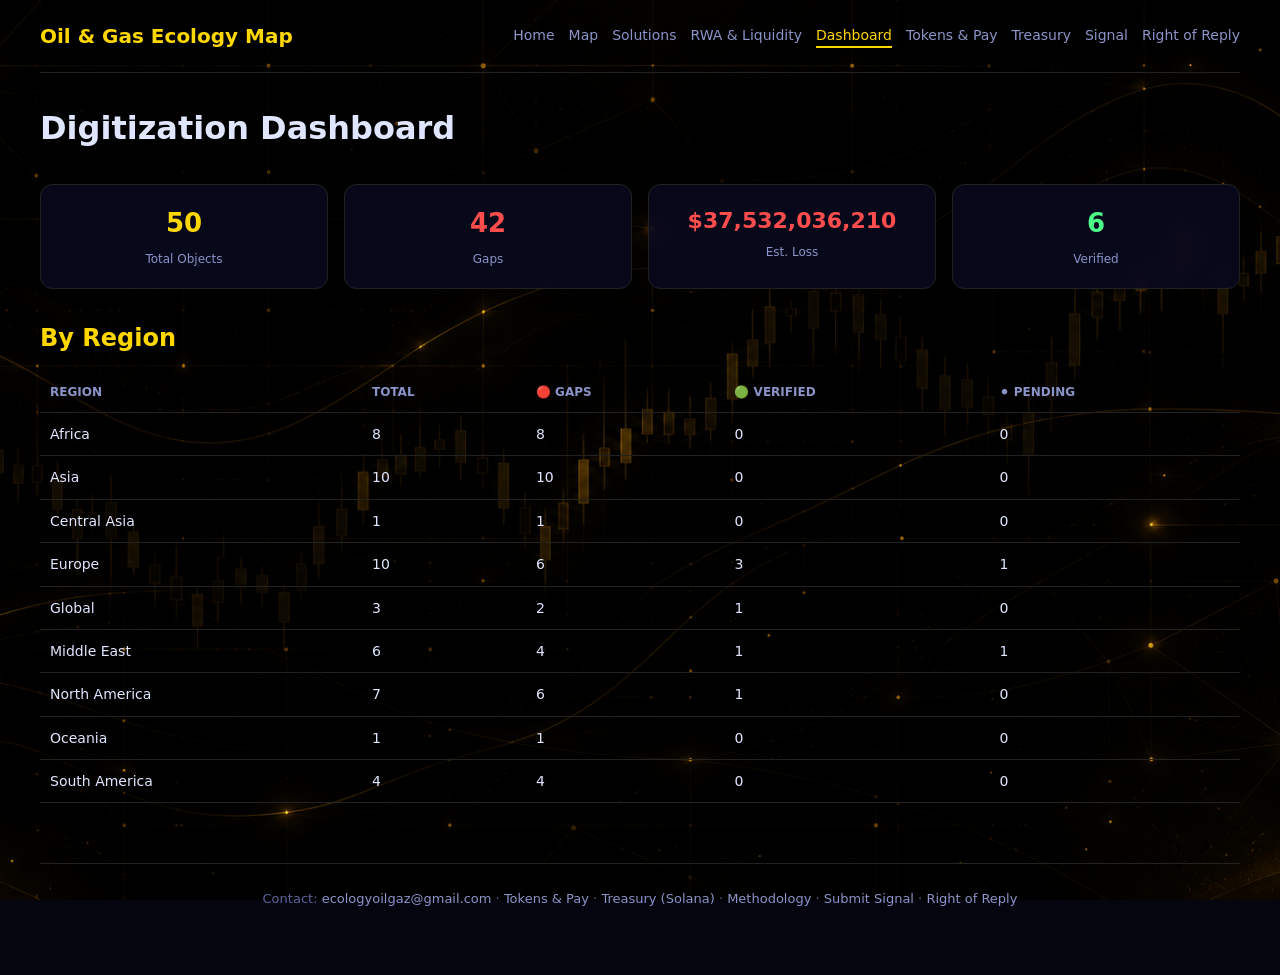
<file: dashboard.html>
<!DOCTYPE html>
<html lang="en">
<head><meta charset="UTF-8"><meta name="viewport" content="width=device-width,initial-scale=1">
<title>Dashboard — Oil & Gas Ecology</title><link rel="stylesheet" href="style.css"></head>
<body>
<header>
  <div class="logo">Oil & Gas Ecology Map</div>
  <nav>
    <a href="index.html">Home</a>
    <a href="map.html">Map</a>
    <a href="solutions.html">Solutions</a>
    <a href="rwa.html">RWA & Liquidity</a>
    <a href="dashboard.html" class="active">Dashboard</a>
    <a href="tokens.html">Tokens & Pay</a>
    <a href="treasury.html">Treasury</a>
    <a href="signal.html">Signal</a>
    <a href="response.html">Right of Reply</a>
  </nav>
</header>
<main>
  <h1>Digitization Dashboard</h1>
  <section class="stats" id="stats"></section>
  <h2>By Region</h2>
  <table id="region-table"><thead><tr><th>Region</th><th>Total</th><th>🔴 Gaps</th><th>🟢 Verified</th><th>⚫ Pending</th></tr></thead><tbody></tbody></table>
</main>
<footer>
  <p>Contact: <a href="mailto:ecologyoilgaz@gmail.com">ecologyoilgaz@gmail.com</a> ·
    <a href="tokens.html">Tokens & Pay</a> ·
    <a href="treasury.html">Treasury (Solana)</a> ·
    <a href="methodology.html">Methodology</a> ·
    <a href="signal.html">Submit Signal</a> ·
    <a href="response.html">Right of Reply</a>
  </p>
</footer>
<script>
fetch('objects.json').then(r=>r.json()).then(data=>{
  const objects = data.objects || data;
  const arr = Object.values(objects);
  const stats = document.getElementById('stats');
  
  const totalLoss = arr.reduce((sum, o) => sum + (o.financial_impact?.loss_usd || 0), 0);
  const totalLossFormatted = new Intl.NumberFormat('en-US', { style: 'currency', currency: 'USD', maximumFractionDigits: 0 }).format(totalLoss);

  stats.innerHTML = `
    <div class="stat"><span class="num">${arr.length}</span><span class="label">Total Objects</span></div>
    <div class="stat"><span class="num" style="color:var(--red)">${arr.filter(o=>o.status==='red').length}</span><span class="label">Gaps</span></div>
    <div class="stat"><span class="num" style="color:var(--red); font-size:22px;">${totalLossFormatted}</span><span class="label">Est. Loss</span></div>
    <div class="stat"><span class="num" style="color:var(--green)">${arr.filter(o=>o.status==='green').length}</span><span class="label">Verified</span></div>
  `;
  const regions = [...new Set(arr.map(o=>o.region))].sort();
  document.querySelector('#region-table tbody').innerHTML = regions.map(r => {
    const items = arr.filter(o=>o.region===r);
    return `<tr><td>${r}</td><td>${items.length}</td><td>${items.filter(o=>o.status==='red').length}</td><td>${items.filter(o=>o.status==='green').length}</td><td>${items.filter(o=>o.status==='gray').length}</td></tr>`;
  }).join('');
});
</script>
</body>
</html>
</file>
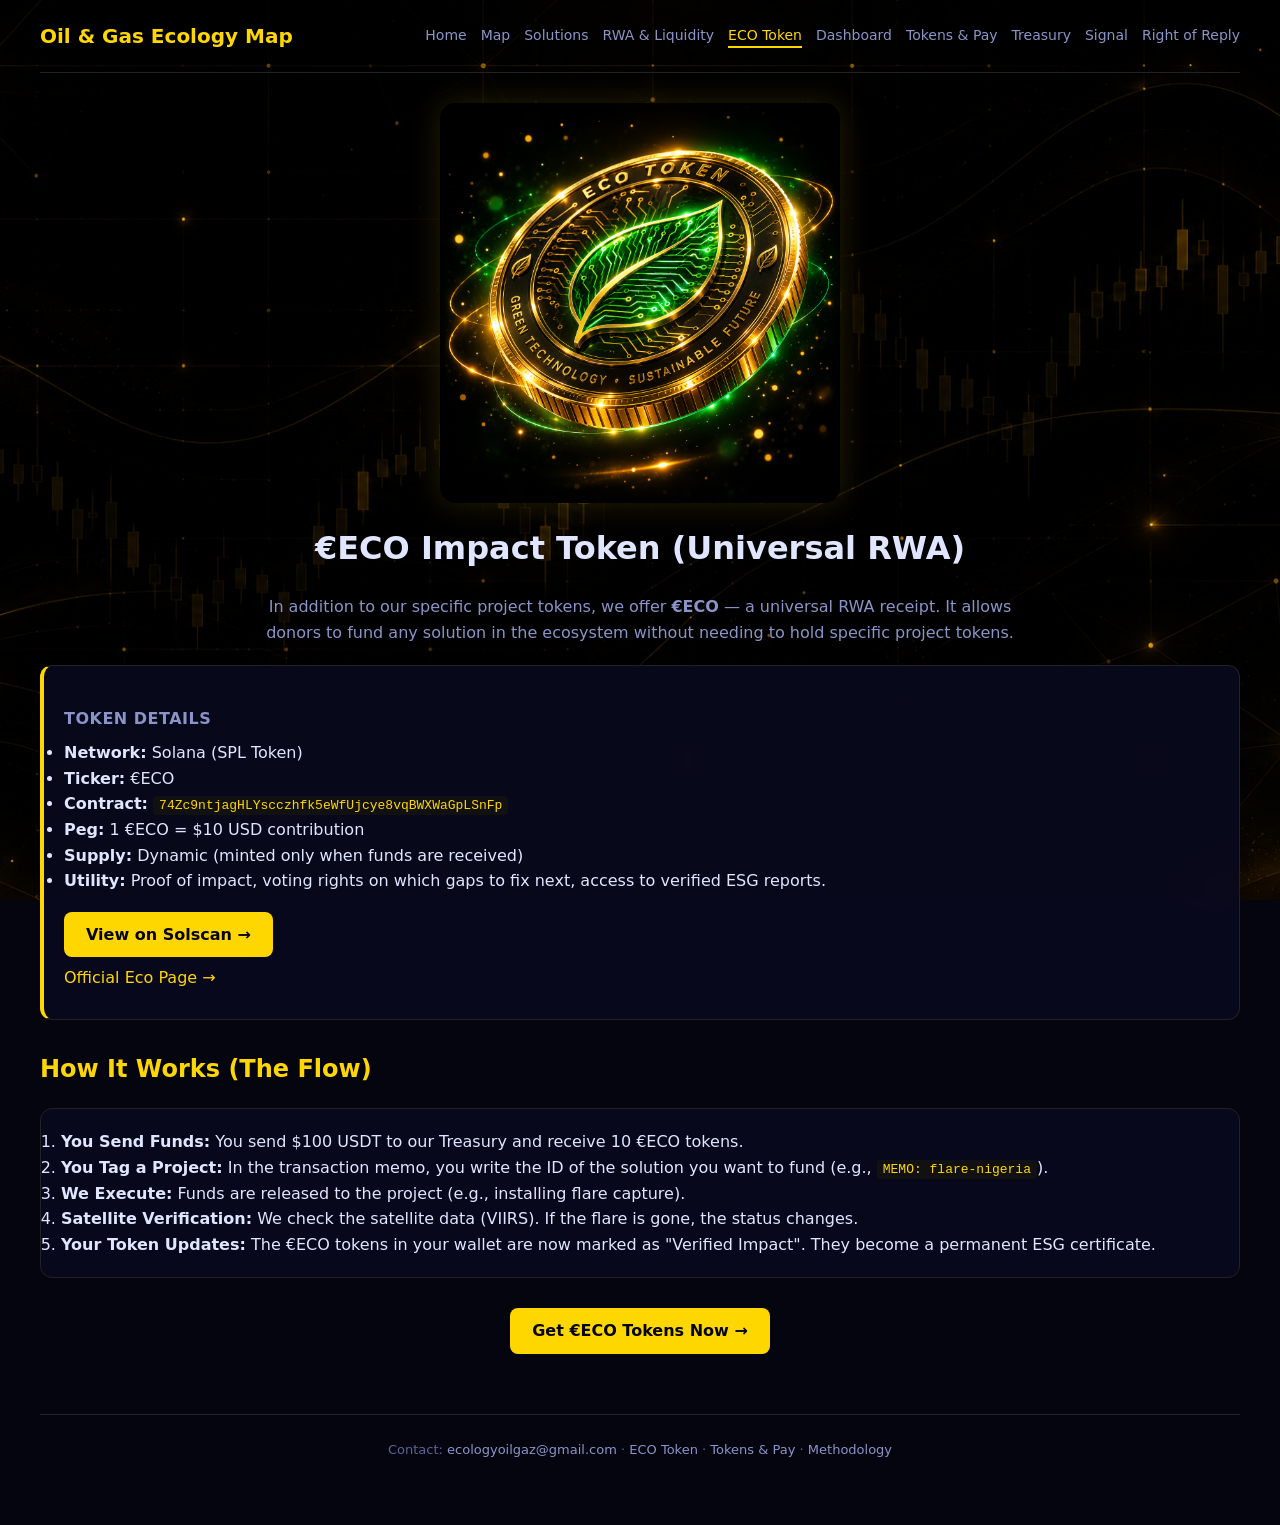
<file: eco-token.html>
<!DOCTYPE html>
<html lang="en">
<head>
<meta charset="UTF-8"><meta name="viewport" content="width=device-width,initial-scale=1">
<title>ECO Impact Token — Oil & Gas Ecology Map</title><link rel="stylesheet" href="style.css">
</head>
<body>
<header>
  <div class="logo">Oil & Gas Ecology Map</div>
  <nav>
    <a href="index.html">Home</a>
    <a href="map.html">Map</a>
    <a href="solutions.html">Solutions</a>
    <a href="rwa.html">RWA & Liquidity</a>
    <a href="eco-token.html" class="active">ECO Token</a>
    <a href="dashboard.html">Dashboard</a>
    <a href="tokens.html">Tokens & Pay</a>
    <a href="treasury.html">Treasury</a>
    <a href="signal.html">Signal</a>
    <a href="response.html">Right of Reply</a>
  </nav>
</header>
<main>
  <div style="text-align:center;">
    <img src="eco-coin.png" alt="ECO Token" class="img-hero">
  </div>
  <h1 style="text-align:center;">€ECO Impact Token (Universal RWA)</h1>
  <p style="color:var(--muted);max-width:800px;margin:0 auto;text-align:center;">
    In addition to our specific project tokens, we offer <strong>€ECO</strong> — a universal RWA receipt. 
    It allows donors to fund any solution in the ecosystem without needing to hold specific project tokens.
  </p>

  <div class="detail-block" style="border-left: 4px solid var(--gold);">
    <h3>Token Details</h3>
    <ul>
      <li><strong>Network:</strong> Solana (SPL Token)</li>
      <li><strong>Ticker:</strong> €ECO</li>
      <li><strong>Contract:</strong> <code>74Zc9ntjagHLYscczhfk5eWfUjcye8vqBWXWaGpLSnFp</code></li>
      <li><strong>Peg:</strong> 1 €ECO = $10 USD contribution</li>
      <li><strong>Supply:</strong> Dynamic (minted only when funds are received)</li>
      <li><strong>Utility:</strong> Proof of impact, voting rights on which gaps to fix next, access to verified ESG reports.</li>
    </ul>
    <p><a href="https://solscan.io/token/74Zc9ntjagHLYscczhfk5eWfUjcye8vqBWXWaGpLSnFp" target="_blank" class="btn-primary">View on Solscan →</a></p>
    <p><a href="https://ecologyoilgaz.github.io/eco/" target="_blank">Official Eco Page →</a></p>
  </div>

  <h2>How It Works (The Flow)</h2>
  <div class="detail-block">
    <ol>
      <li><strong>You Send Funds:</strong> You send $100 USDT to our Treasury and receive 10 €ECO tokens.</li>
      <li><strong>You Tag a Project:</strong> In the transaction memo, you write the ID of the solution you want to fund (e.g., <code>MEMO: flare-nigeria</code>).</li>
      <li><strong>We Execute:</strong> Funds are released to the project (e.g., installing flare capture).</li>
      <li><strong>Satellite Verification:</strong> We check the satellite data (VIIRS). If the flare is gone, the status changes.</li>
      <li><strong>Your Token Updates:</strong> The €ECO tokens in your wallet are now marked as "Verified Impact". They become a permanent ESG certificate.</li>
    </ol>
  </div>
  
  <p style="text-align:center;"><a href="tokens.html" class="btn-primary">Get €ECO Tokens Now →</a></p>
</main>
<footer>
  <p>Contact: <a href="mailto:ecologyoilgaz@gmail.com">ecologyoilgaz@gmail.com</a> ·
    <a href="eco-token.html">ECO Token</a> ·
    <a href="tokens.html">Tokens & Pay</a> ·
    <a href="methodology.html">Methodology</a>
  </p>
</footer>
</body>
</html>
</file>
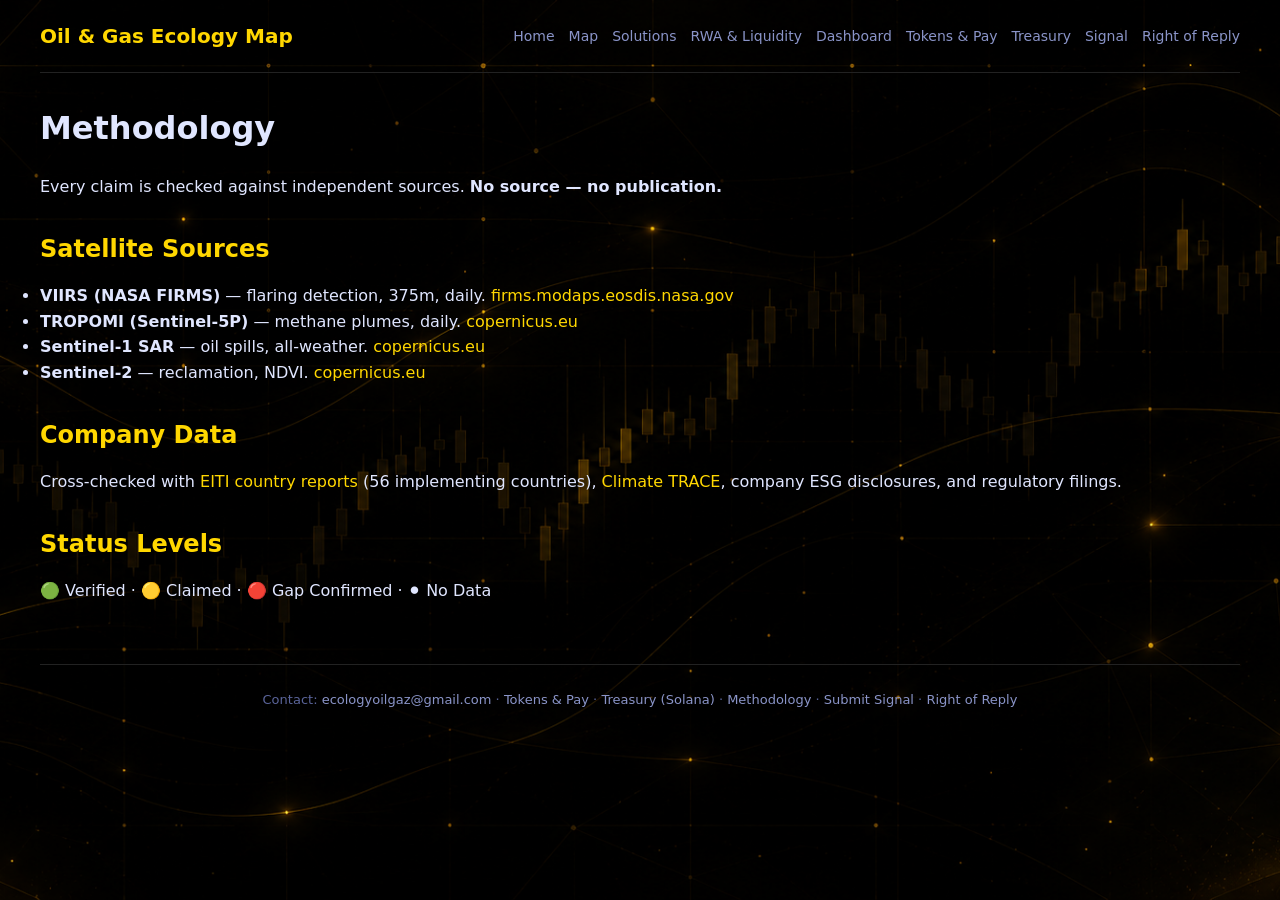
<file: methodology.html>
<!DOCTYPE html>
<html lang="en">
<head><meta charset="UTF-8"><meta name="viewport" content="width=device-width,initial-scale=1"><title>Methodology</title><link rel="stylesheet" href="style.css"></head>
<body>
<header>
  <div class="logo">Oil & Gas Ecology Map</div>
  <nav>
    <a href="index.html">Home</a>
    <a href="map.html">Map</a>
    <a href="solutions.html">Solutions</a>
    <a href="rwa.html">RWA & Liquidity</a>
    <a href="dashboard.html">Dashboard</a>
    <a href="tokens.html">Tokens & Pay</a>
    <a href="treasury.html">Treasury</a>
    <a href="signal.html">Signal</a>
    <a href="response.html">Right of Reply</a>
  </nav>
</header>
<main>
  <h1>Methodology</h1>
  <p>Every claim is checked against independent sources. <strong>No source — no publication.</strong></p>
  <h2>Satellite Sources</h2>
  <ul>
    <li><strong>VIIRS (NASA FIRMS)</strong> — flaring detection, 375m, daily. <a href="https://firms.modaps.eosdis.nasa.gov" target="_blank">firms.modaps.eosdis.nasa.gov</a></li>
    <li><strong>TROPOMI (Sentinel-5P)</strong> — methane plumes, daily. <a href="https://www.copernicus.eu" target="_blank">copernicus.eu</a></li>
    <li><strong>Sentinel-1 SAR</strong> — oil spills, all-weather. <a href="https://www.copernicus.eu" target="_blank">copernicus.eu</a></li>
    <li><strong>Sentinel-2</strong> — reclamation, NDVI. <a href="https://www.copernicus.eu" target="_blank">copernicus.eu</a></li>
  </ul>
  <h2>Company Data</h2>
  <p>Cross-checked with <a href="https://eiti.org/countries" target="_blank">EITI country reports</a> (56 implementing countries), <a href="https://climatetrace.org" target="_blank">Climate TRACE</a>, company ESG disclosures, and regulatory filings.</p>
  <h2>Status Levels</h2>
  <p>🟢 Verified · 🟡 Claimed · 🔴 Gap Confirmed · ⚫ No Data</p>
</main>
<footer>
  <p>Contact: <a href="mailto:ecologyoilgaz@gmail.com">ecologyoilgaz@gmail.com</a> ·
    <a href="tokens.html">Tokens & Pay</a> ·
    <a href="treasury.html">Treasury (Solana)</a> ·
    <a href="methodology.html">Methodology</a> ·
    <a href="signal.html">Submit Signal</a> ·
    <a href="response.html">Right of Reply</a>
  </p>
</footer>
</body>
</html>
</file>
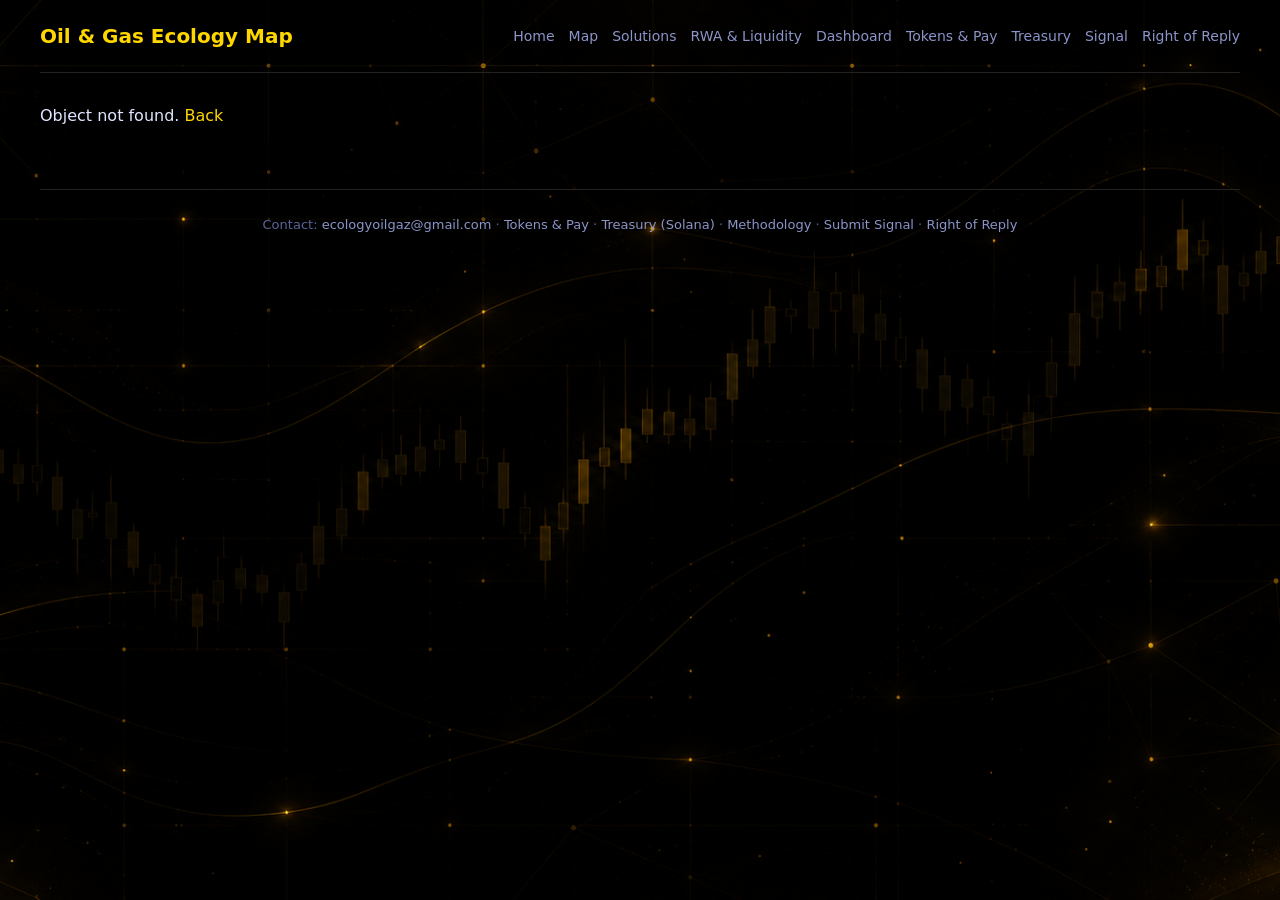
<file: object.html>
<!DOCTYPE html>
<html lang="en">
<head><meta charset="UTF-8"><meta name="viewport" content="width=device-width,initial-scale=1">
<title>Object — Oil & Gas Ecology</title><link rel="stylesheet" href="style.css"></head>
<body>
<header>
  <div class="logo">Oil & Gas Ecology Map</div>
  <nav>
    <a href="index.html">Home</a>
    <a href="map.html">Map</a>
    <a href="solutions.html">Solutions</a>
    <a href="rwa.html">RWA & Liquidity</a>
    <a href="dashboard.html">Dashboard</a>
    <a href="tokens.html">Tokens & Pay</a>
    <a href="treasury.html">Treasury</a>
    <a href="signal.html">Signal</a>
    <a href="response.html">Right of Reply</a>
  </nav>
</header>
<main><article id="content"><p>Loading...</p></article></main>
<footer>
  <p>Contact: <a href="mailto:ecologyoilgaz@gmail.com">ecologyoilgaz@gmail.com</a> ·
    <a href="tokens.html">Tokens & Pay</a> ·
    <a href="treasury.html">Treasury (Solana)</a> ·
    <a href="methodology.html">Methodology</a> ·
    <a href="signal.html">Submit Signal</a> ·
    <a href="response.html">Right of Reply</a>
  </p>
</footer>
<script>
const id = new URLSearchParams(location.search).get('id');
fetch('objects.json').then(r => r.json()).then(data => {
  const objects = data.objects || data;
  const o = objects[id];
  const el = document.getElementById('content');
  if (!o) { el.innerHTML = '<p>Object not found. <a href="index.html">Back</a></p>'; return; }
  
  const badge = o.status === 'red' ? '🔴 Gap Confirmed' : o.status === 'green' ? '🟢 Verified Result' : '⚫ Pending Verification';
  
  let financeHtml = '';
  if (o.financial_impact) {
    const usd = new Intl.NumberFormat('en-US', { style: 'currency', currency: 'USD', maximumFractionDigits: 0 }).format(o.financial_impact.loss_usd);
    financeHtml = `
      <div class="detail-block" style="border-left: 4px solid var(--red);">
        <h3>Financial Impact</h3>
        <p style="font-size: 24px; color: var(--red); font-weight: bold; margin: 5px 0;">${usd}</p>
        <p>${o.financial_impact.description}</p>
        <p style="font-size: 12px; color: var(--muted);"><em>Calculation: ${o.financial_impact.formula}</em></p>
      </div>
    `;
  }

  let docsHtml = '';
  if (o.documents && o.documents.length > 0) {
    docsHtml = `
      <div class="detail-block">
        <h3>Source Documents (Download/View)</h3>
        <ul>
          ${o.documents.map(d => `<li><a href="${d.url}" target="_blank" rel="noopener">${d.name}</a></li>`).join('')}
        </ul>
      </div>
    `;
  }

  let solutionsHtml = '';
  if (o.solutions && o.solutions.length > 0) {
    solutionsHtml = `
      <div class="detail-block" style="border-left: 4px solid var(--green);">
        <h3>Ways to Fix (Solutions)</h3>
        <table style="width:100%;">
          <thead><tr><th>Option</th><th>Type</th><th>Effect</th><th>Cost</th></tr></thead>
          <tbody>
            ${o.solutions.map(s => `<tr><td>${s.name}</td><td>${s.type}</td><td>${s.effect}</td><td>${s.cost}</td></tr>`).join('')}
          </tbody>
        </table>
      </div>
    `;
  }

  el.innerHTML = `
    <h1>${o.title}</h1>
    <span class="status-badge ${o.status}">${badge}</span>
    <p style="color:var(--muted);margin:10px 0;">${o.country} · ${o.region} · ${o.lat.toFixed(2)}, ${o.lon.toFixed(2)}</p>
    
    ${financeHtml}
    
    <div class="detail-block"><h3>Claimed</h3><p>${o.claimed}</p></div>
    <div class="detail-block"><h3>Actual (Verified)</h3><p>${o.actual}</p></div>
    <div class="detail-block"><h3>Gap</h3><p>${o.gap}</p></div>
    <div class="detail-block"><h3>Companies</h3><p>${(o.companies||[]).join(' · ')}</p></div>
    
    ${docsHtml}
    
    ${solutionsHtml}
    
    <p><a href="index.html">← Back to list</a> · <a href="map.html">Map</a></p>
  `;
}).catch(() => {
  document.getElementById('content').innerHTML = '<p>Error loading data. Check objects.json</p>';
});
</script>
</body>
</html>
</file>
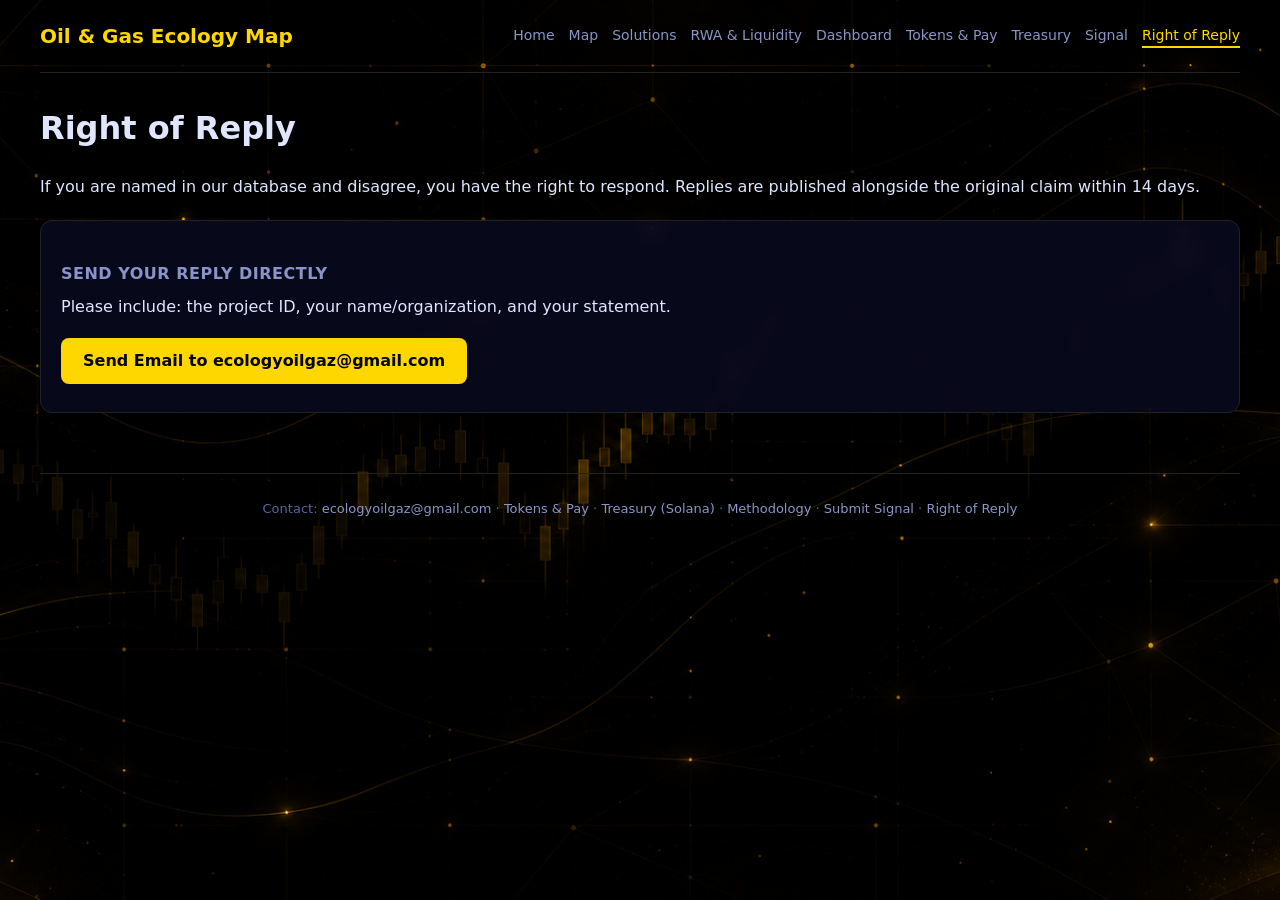
<file: response.html>
<!DOCTYPE html>
<html lang="en">
<head><meta charset="UTF-8"><meta name="viewport" content="width=device-width,initial-scale=1"><title>Right of Reply</title><link rel="stylesheet" href="style.css"></head>
<body>
<header>
  <div class="logo">Oil & Gas Ecology Map</div>
  <nav>
    <a href="index.html">Home</a>
    <a href="map.html">Map</a>
    <a href="solutions.html">Solutions</a>
    <a href="rwa.html">RWA & Liquidity</a>
    <a href="dashboard.html">Dashboard</a>
    <a href="tokens.html">Tokens & Pay</a>
    <a href="treasury.html">Treasury</a>
    <a href="signal.html">Signal</a>
    <a href="response.html" class="active">Right of Reply</a>
  </nav>
</header>
<main>
  <h1>Right of Reply</h1>
  <p>If you are named in our database and disagree, you have the right to respond. Replies are published alongside the original claim within 14 days.</p>
  <div class="detail-block">
    <h3>Send your reply directly</h3>
    <p>Please include: the project ID, your name/organization, and your statement.</p>
    <p><a href="mailto:ecologyoilgaz@gmail.com?subject=Right%20of%20Reply" class="btn-primary">Send Email to ecologyoilgaz@gmail.com</a></p>
  </div>
</main>
<footer>
  <p>Contact: <a href="mailto:ecologyoilgaz@gmail.com">ecologyoilgaz@gmail.com</a> ·
    <a href="tokens.html">Tokens & Pay</a> ·
    <a href="treasury.html">Treasury (Solana)</a> ·
    <a href="methodology.html">Methodology</a> ·
    <a href="signal.html">Submit Signal</a> ·
    <a href="response.html">Right of Reply</a>
  </p>
</footer>
</body>
</html>
</file>
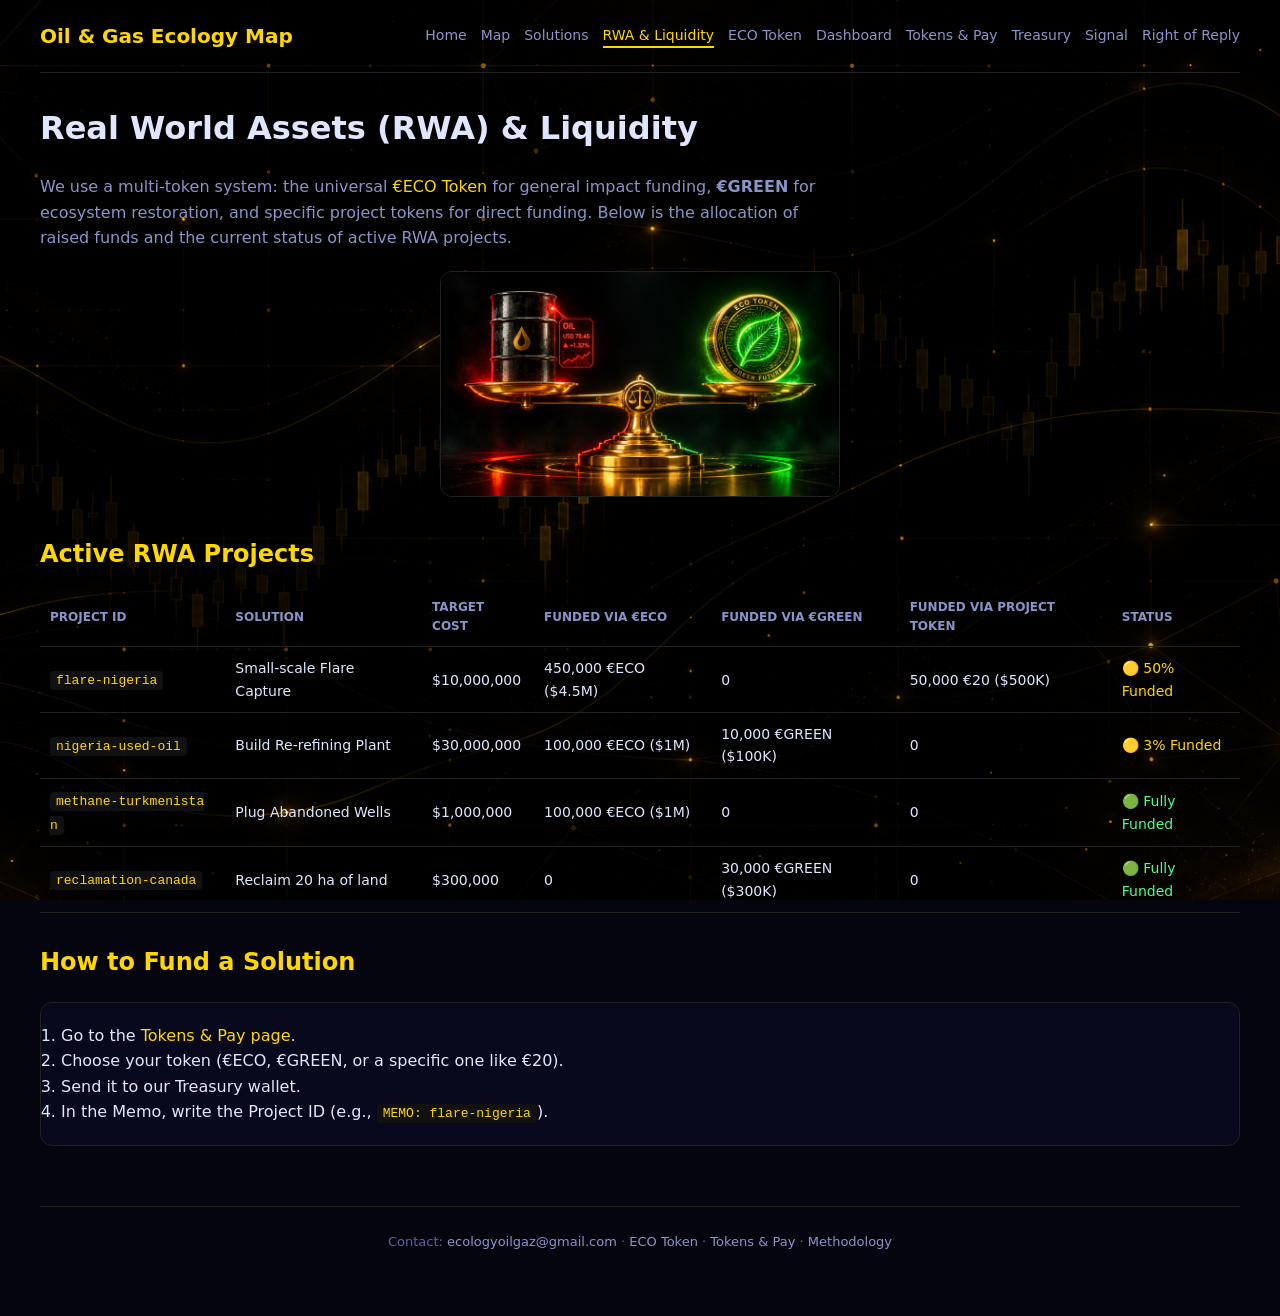
<file: rwa.html>
<!DOCTYPE html>
<html lang="en">
<head>
<meta charset="UTF-8"><meta name="viewport" content="width=device-width,initial-scale=1">
<title>RWA & Liquidity — Oil & Gas Ecology Map</title><link rel="stylesheet" href="style.css">
</head>
<body>
<header>
  <div class="logo">Oil & Gas Ecology Map</div>
  <nav>
    <a href="index.html">Home</a>
    <a href="map.html">Map</a>
    <a href="solutions.html">Solutions</a>
    <a href="rwa.html" class="active">RWA & Liquidity</a>
    <a href="eco-token.html">ECO Token</a>
    <a href="dashboard.html">Dashboard</a>
    <a href="tokens.html">Tokens & Pay</a>
    <a href="treasury.html">Treasury</a>
    <a href="signal.html">Signal</a>
    <a href="response.html">Right of Reply</a>
  </nav>
</header>
<main>
  <h1>Real World Assets (RWA) & Liquidity</h1>
  <p style="color:var(--muted);max-width:800px;">
    We use a multi-token system: the universal <a href="eco-token.html">€ECO Token</a> for general impact funding, <strong>€GREEN</strong> for ecosystem restoration, and specific project tokens for direct funding. 
    Below is the allocation of raised funds and the current status of active RWA projects.
  </p>

  <div style="text-align:center; margin:20px 0;">
    <img src="rwa-graphic.png" alt="RWA Balance" style="max-width:400px; border-radius:12px; border:1px solid var(--border);">
  </div>

  <h2>Active RWA Projects</h2>
  <table>
    <thead>
      <tr>
        <th>Project ID</th>
        <th>Solution</th>
        <th>Target Cost</th>
        <th>Funded via €ECO</th>
        <th>Funded via €GREEN</th>
        <th>Funded via Project Token</th>
        <th>Status</th>
      </tr>
    </thead>
    <tbody>
      <tr>
        <td><code>flare-nigeria</code></td>
        <td>Small-scale Flare Capture</td>
        <td>$10,000,000</td>
        <td>450,000 €ECO ($4.5M)</td>
        <td>0</td>
        <td>50,000 €20 ($500K)</td>
        <td><span style="color:var(--gold)">🟡 50% Funded</span></td>
      </tr>
      <tr>
        <td><code>nigeria-used-oil</code></td>
        <td>Build Re-refining Plant</td>
        <td>$30,000,000</td>
        <td>100,000 €ECO ($1M)</td>
        <td>10,000 €GREEN ($100K)</td>
        <td>0</td>
        <td><span style="color:var(--gold)">🟡 3% Funded</span></td>
      </tr>
      <tr>
        <td><code>methane-turkmenistan</code></td>
        <td>Plug Abandoned Wells</td>
        <td>$1,000,000</td>
        <td>100,000 €ECO ($1M)</td>
        <td>0</td>
        <td>0</td>
        <td><span style="color:var(--green)">🟢 Fully Funded</span></td>
      </tr>
      <tr>
        <td><code>reclamation-canada</code></td>
        <td>Reclaim 20 ha of land</td>
        <td>$300,000</td>
        <td>0</td>
        <td>30,000 €GREEN ($300K)</td>
        <td>0</td>
        <td><span style="color:var(--green)">🟢 Fully Funded</span></td>
      </tr>
    </tbody>
  </table>

  <h2>How to Fund a Solution</h2>
  <div class="detail-block">
    <ol>
      <li>Go to the <a href="tokens.html">Tokens & Pay page</a>.</li>
      <li>Choose your token (€ECO, €GREEN, or a specific one like €20).</li>
      <li>Send it to our Treasury wallet.</li>
      <li>In the Memo, write the Project ID (e.g., <code>MEMO: flare-nigeria</code>).</li>
    </ol>
  </div>
</main>
<footer>
  <p>Contact: <a href="mailto:ecologyoilgaz@gmail.com">ecologyoilgaz@gmail.com</a> ·
    <a href="eco-token.html">ECO Token</a> ·
    <a href="tokens.html">Tokens & Pay</a> ·
    <a href="methodology.html">Methodology</a>
  </p>
</footer>
</body>
</html>
</file>
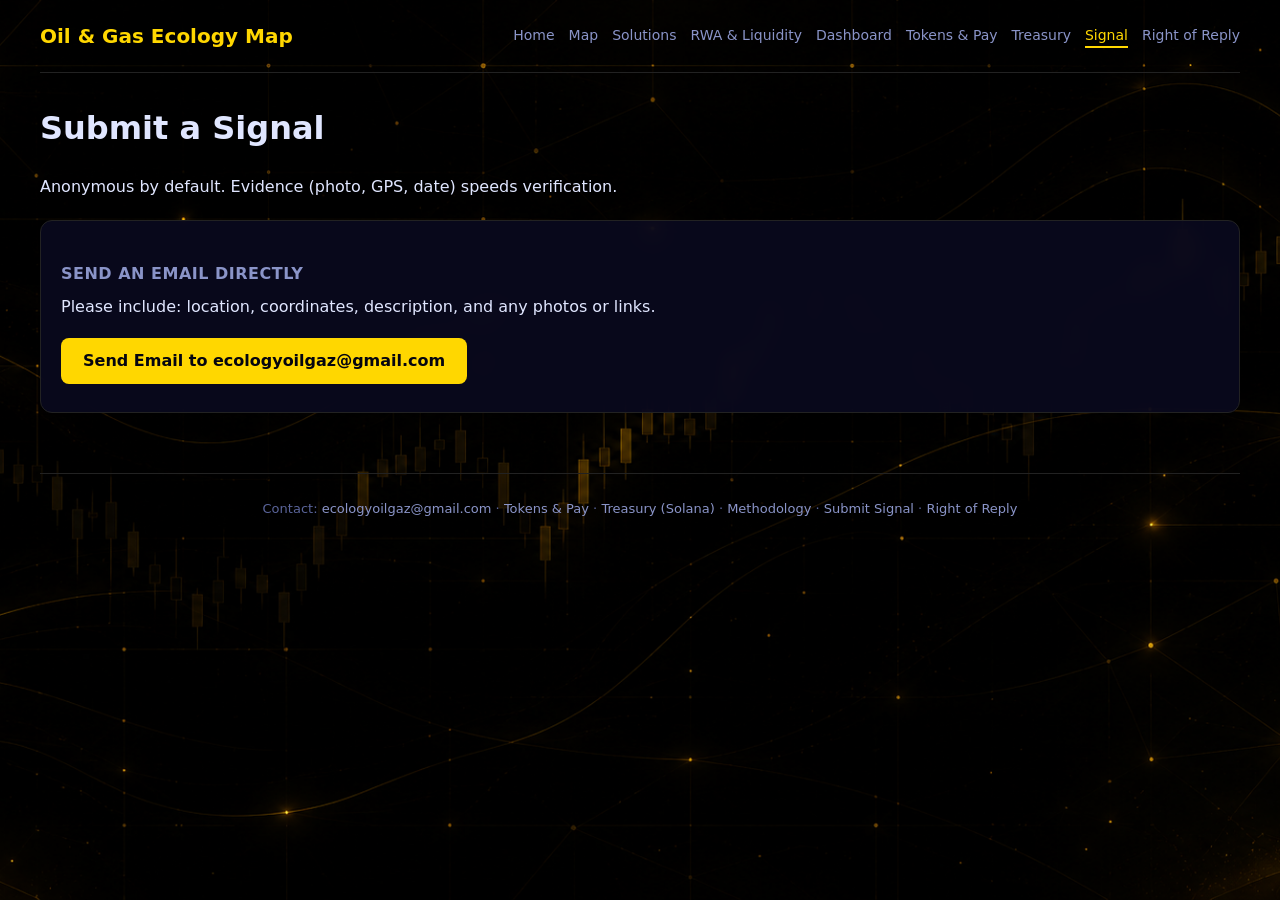
<file: signal.html>
<!DOCTYPE html>
<html lang="en">
<head><meta charset="UTF-8"><meta name="viewport" content="width=device-width,initial-scale=1"><title>Submit Signal</title><link rel="stylesheet" href="style.css"></head>
<body>
<header>
  <div class="logo">Oil & Gas Ecology Map</div>
  <nav>
    <a href="index.html">Home</a>
    <a href="map.html">Map</a>
    <a href="solutions.html">Solutions</a>
    <a href="rwa.html">RWA & Liquidity</a>
    <a href="dashboard.html">Dashboard</a>
    <a href="tokens.html">Tokens & Pay</a>
    <a href="treasury.html">Treasury</a>
    <a href="signal.html" class="active">Signal</a>
    <a href="response.html">Right of Reply</a>
  </nav>
</header>
<main>
  <h1>Submit a Signal</h1>
  <p>Anonymous by default. Evidence (photo, GPS, date) speeds verification.</p>
  <div class="detail-block">
    <h3>Send an email directly</h3>
    <p>Please include: location, coordinates, description, and any photos or links.</p>
    <p><a href="mailto:ecologyoilgaz@gmail.com?subject=Signal%20Submission" class="btn-primary">Send Email to ecologyoilgaz@gmail.com</a></p>
  </div>
</main>
<footer>
  <p>Contact: <a href="mailto:ecologyoilgaz@gmail.com">ecologyoilgaz@gmail.com</a> ·
    <a href="tokens.html">Tokens & Pay</a> ·
    <a href="treasury.html">Treasury (Solana)</a> ·
    <a href="methodology.html">Methodology</a> ·
    <a href="signal.html">Submit Signal</a> ·
    <a href="response.html">Right of Reply</a>
  </p>
</footer>
</body>
</html>
</file>
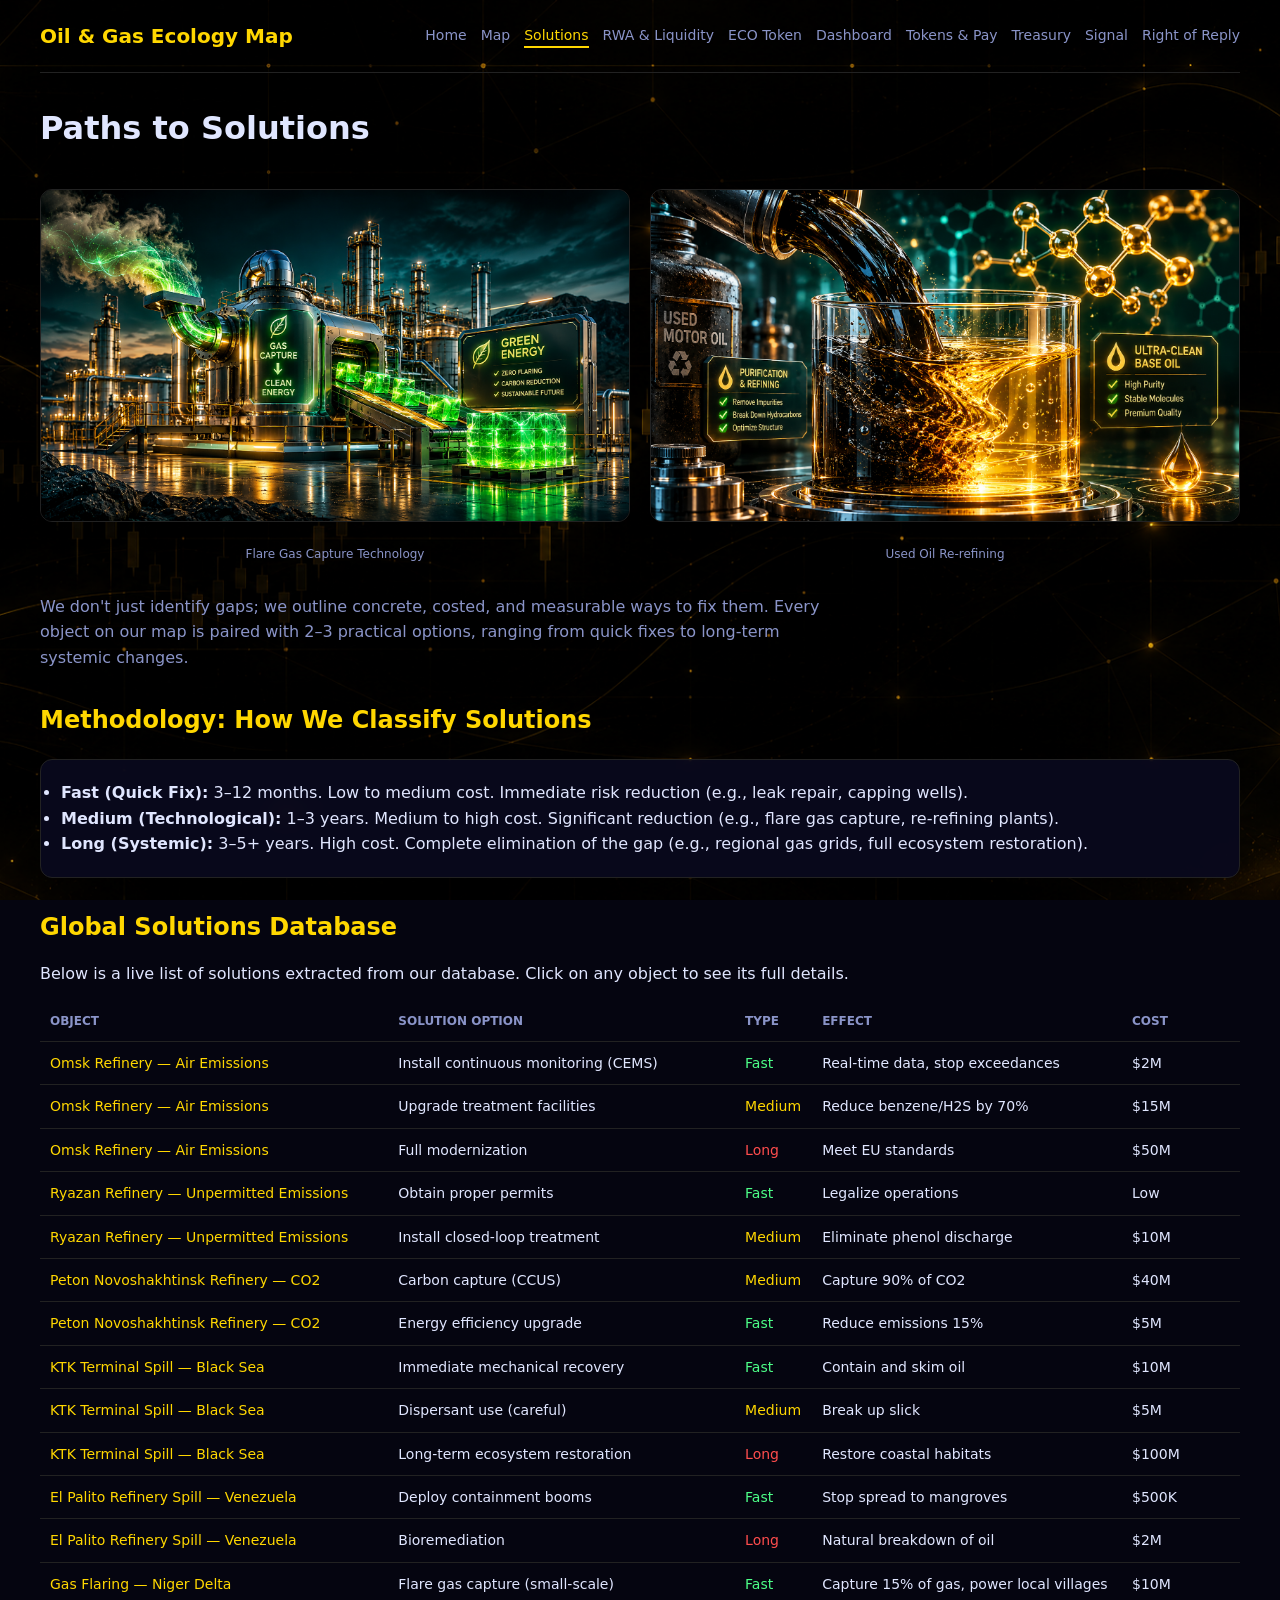
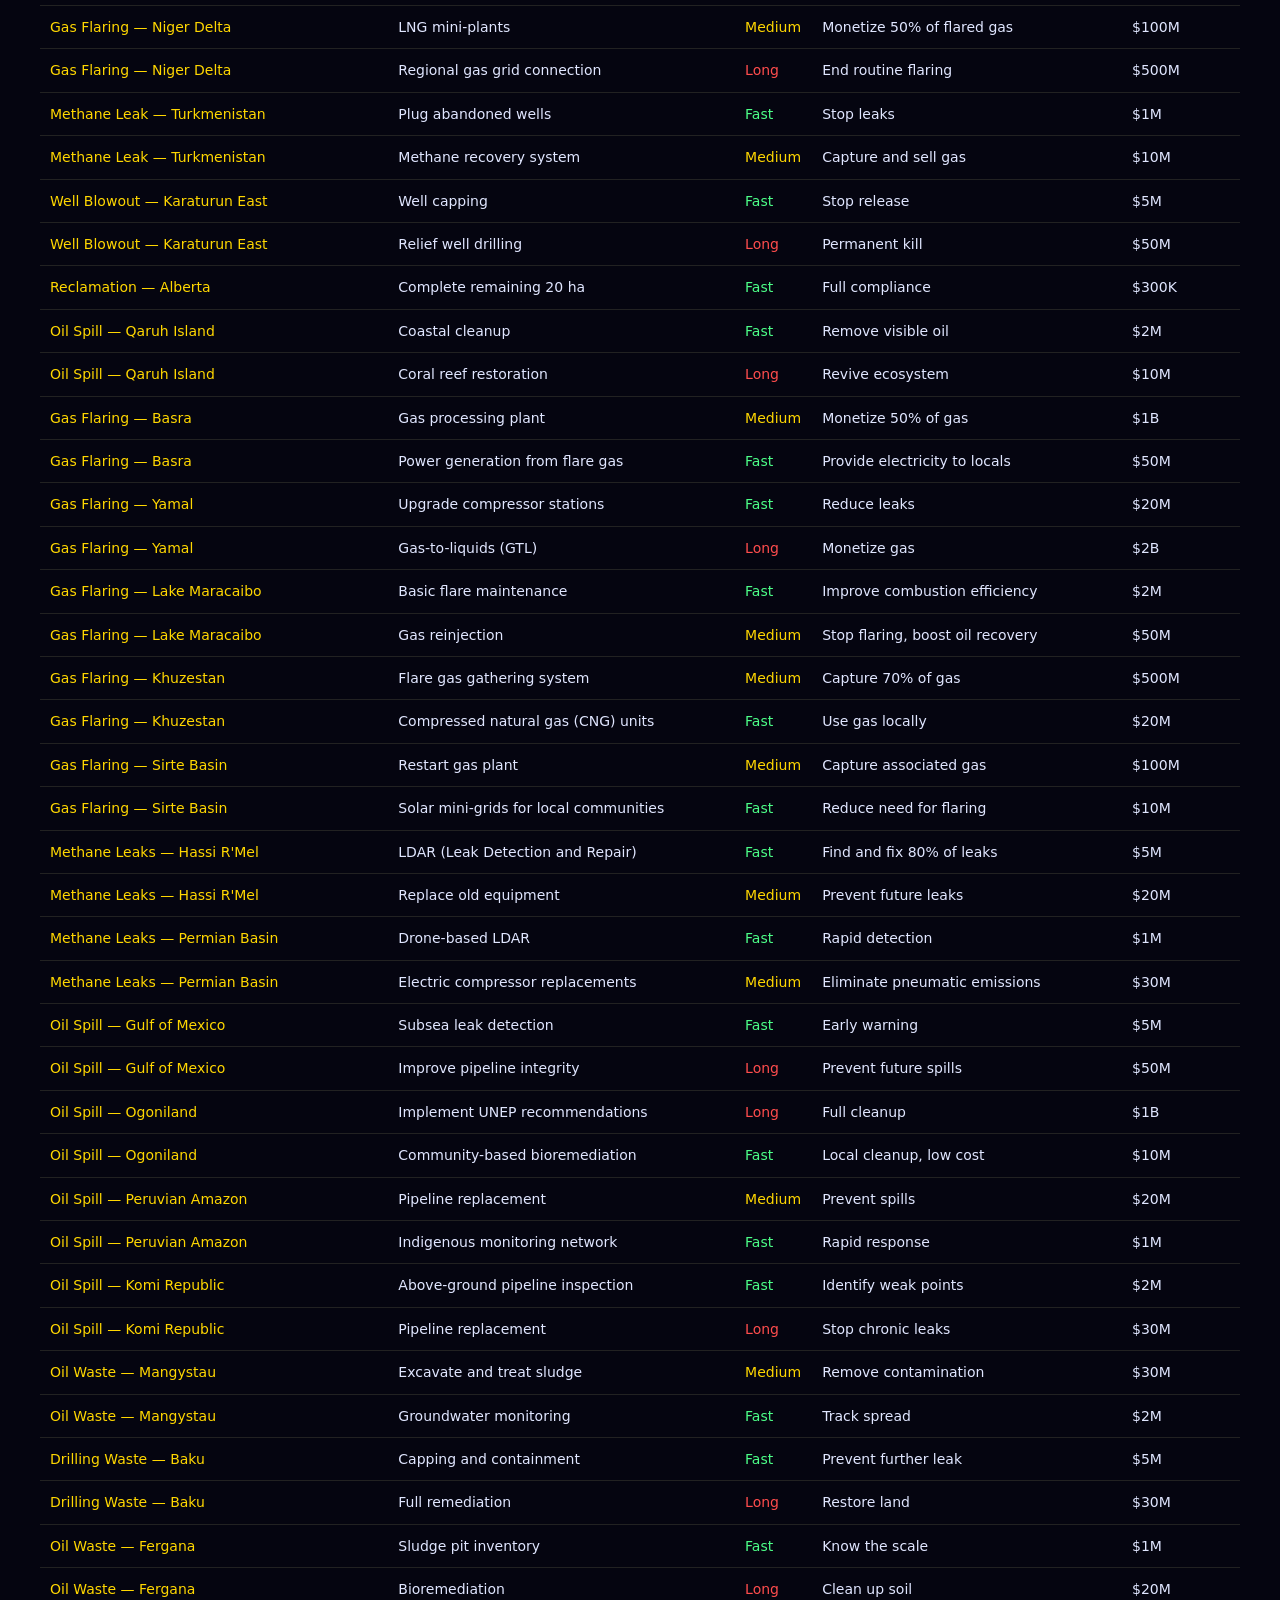
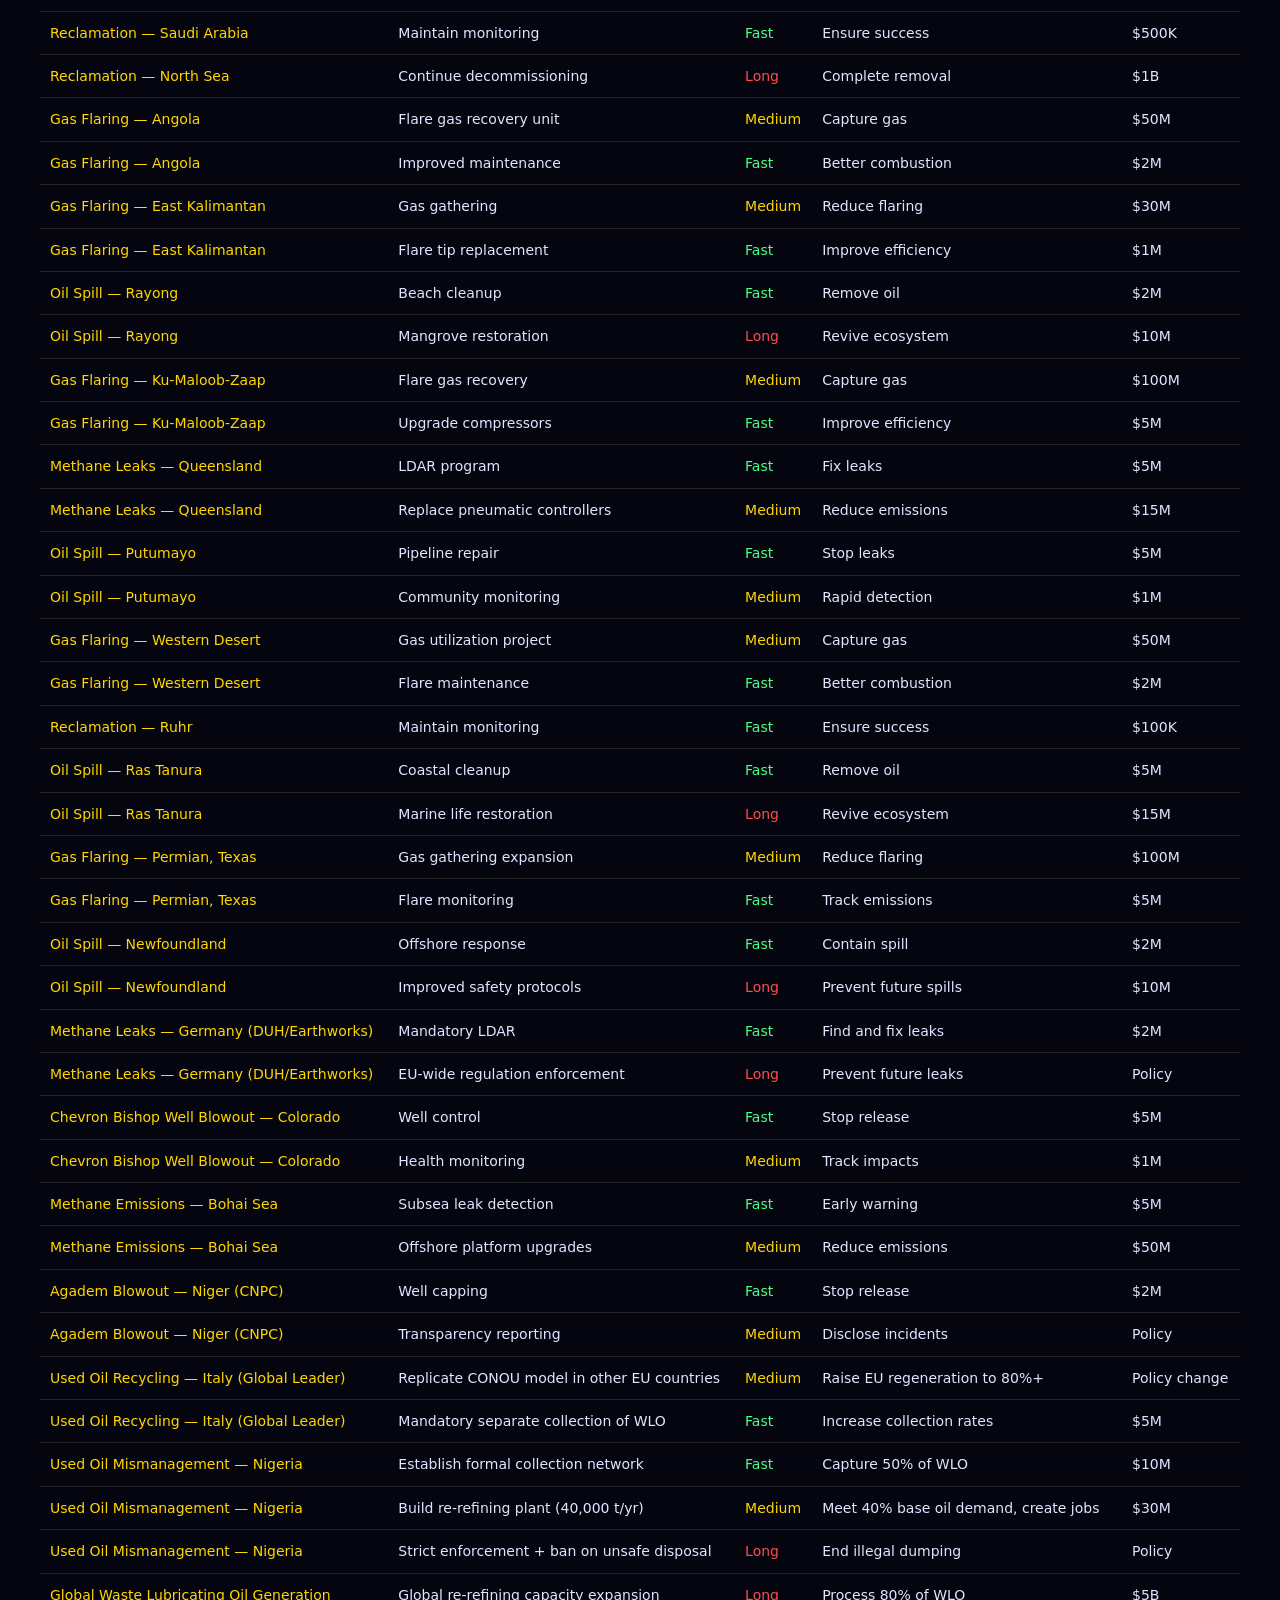
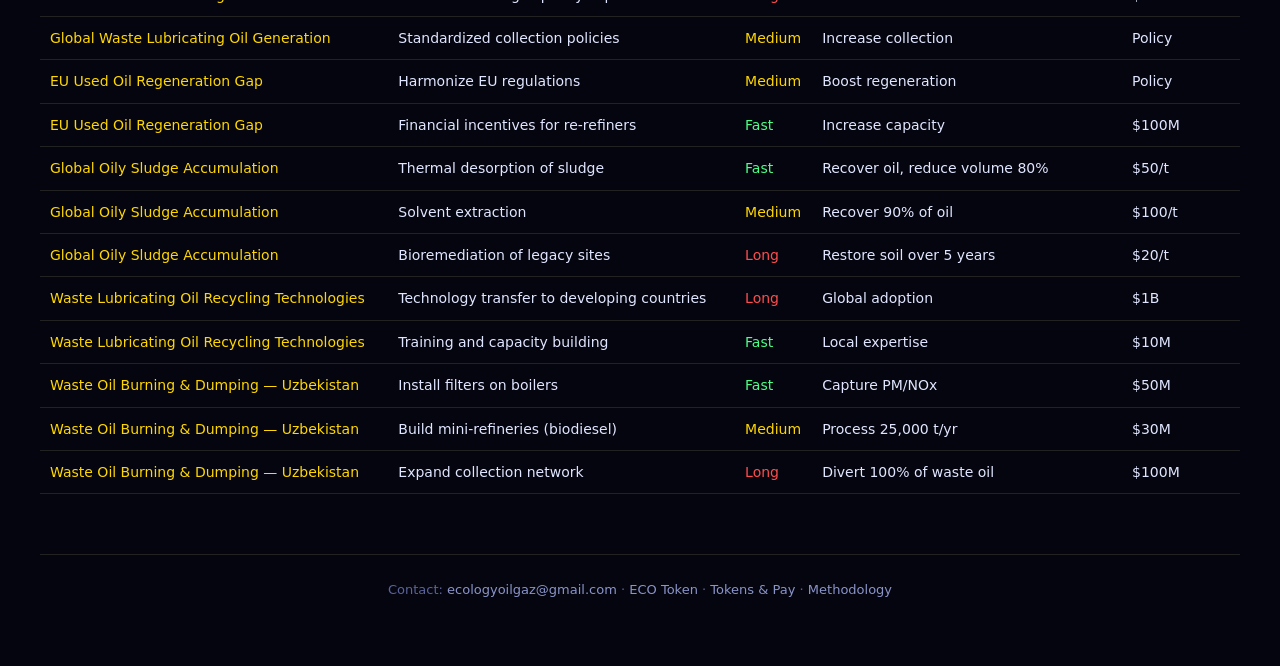
<file: solutions.html>
<!DOCTYPE html>
<html lang="en">
<head>
<meta charset="UTF-8"><meta name="viewport" content="width=device-width,initial-scale=1">
<title>Solutions — Oil & Gas Ecology Map</title><link rel="stylesheet" href="style.css">
</head>
<body>
<header>
  <div class="logo">Oil & Gas Ecology Map</div>
  <nav>
    <a href="index.html">Home</a>
    <a href="map.html">Map</a>
    <a href="solutions.html" class="active">Solutions</a>
    <a href="rwa.html">RWA & Liquidity</a>
    <a href="eco-token.html">ECO Token</a>
    <a href="dashboard.html">Dashboard</a>
    <a href="tokens.html">Tokens & Pay</a>
    <a href="treasury.html">Treasury</a>
    <a href="signal.html">Signal</a>
    <a href="response.html">Right of Reply</a>
  </nav>
</header>
<main>
  <h1>Paths to Solutions</h1>
  
  <div style="display:grid; grid-template-columns:1fr 1fr; gap:20px; margin-bottom:30px;">
    <div>
      <img src="solution-flare-capture.png" alt="Flare Capture" class="img-solution">
      <p style="text-align:center; color:var(--muted); font-size:12px;">Flare Gas Capture Technology</p>
    </div>
    <div>
      <img src="solution-oil-recycling.png" alt="Oil Recycling" class="img-solution">
      <p style="text-align:center; color:var(--muted); font-size:12px;">Used Oil Re-refining</p>
    </div>
  </div>

  <p style="color:var(--muted);max-width:800px;">
    We don't just identify gaps; we outline concrete, costed, and measurable ways to fix them. 
    Every object on our map is paired with 2–3 practical options, ranging from quick fixes to long-term systemic changes.
  </p>

  <h2>Methodology: How We Classify Solutions</h2>
  <div class="detail-block">
    <ul>
      <li><strong>Fast (Quick Fix):</strong> 3–12 months. Low to medium cost. Immediate risk reduction (e.g., leak repair, capping wells).</li>
      <li><strong>Medium (Technological):</strong> 1–3 years. Medium to high cost. Significant reduction (e.g., flare gas capture, re-refining plants).</li>
      <li><strong>Long (Systemic):</strong> 3–5+ years. High cost. Complete elimination of the gap (e.g., regional gas grids, full ecosystem restoration).</li>
    </ul>
  </div>

  <h2>Global Solutions Database</h2>
  <p>Below is a live list of solutions extracted from our database. Click on any object to see its full details.</p>
  
  <table id="solutions-table">
    <thead>
      <tr>
        <th>Object</th>
        <th>Solution Option</th>
        <th>Type</th>
        <th>Effect</th>
        <th>Cost</th>
      </tr>
    </thead>
    <tbody>
      <!-- Data will be injected by JS -->
    </tbody>
  </table>

</main>
<footer>
  <p>Contact: <a href="mailto:ecologyoilgaz@gmail.com">ecologyoilgaz@gmail.com</a> ·
    <a href="eco-token.html">ECO Token</a> ·
    <a href="tokens.html">Tokens & Pay</a> ·
    <a href="methodology.html">Methodology</a>
  </p>
</footer>

<script>
fetch('objects.json').then(r => r.json()).then(data => {
  const objects = data.objects || data;
  const tbody = document.querySelector('#solutions-table tbody');
  
  let html = '';
  
  Object.entries(objects).forEach(([id, o]) => {
    if (o.solutions && o.solutions.length > 0) {
      o.solutions.forEach(s => {
        html += `
          <tr>
            <td><a href="object.html?id=${id}">${o.title}</a></td>
            <td>${s.name}</td>
            <td><span style="color: ${s.type === 'Fast' ? 'var(--green)' : s.type === 'Medium' ? 'var(--gold)' : 'var(--red)'}">${s.type}</span></td>
            <td>${s.effect}</td>
            <td>${s.cost}</td>
          </tr>
        `;
      });
    }
  });
  
  tbody.innerHTML = html;
}).catch(e => {
  console.error(e);
  document.querySelector('#solutions-table tbody').innerHTML = '<tr><td colspan="5">Error loading data. Check objects.json</td></tr>';
});
</script>
</body>
</html>
</file>
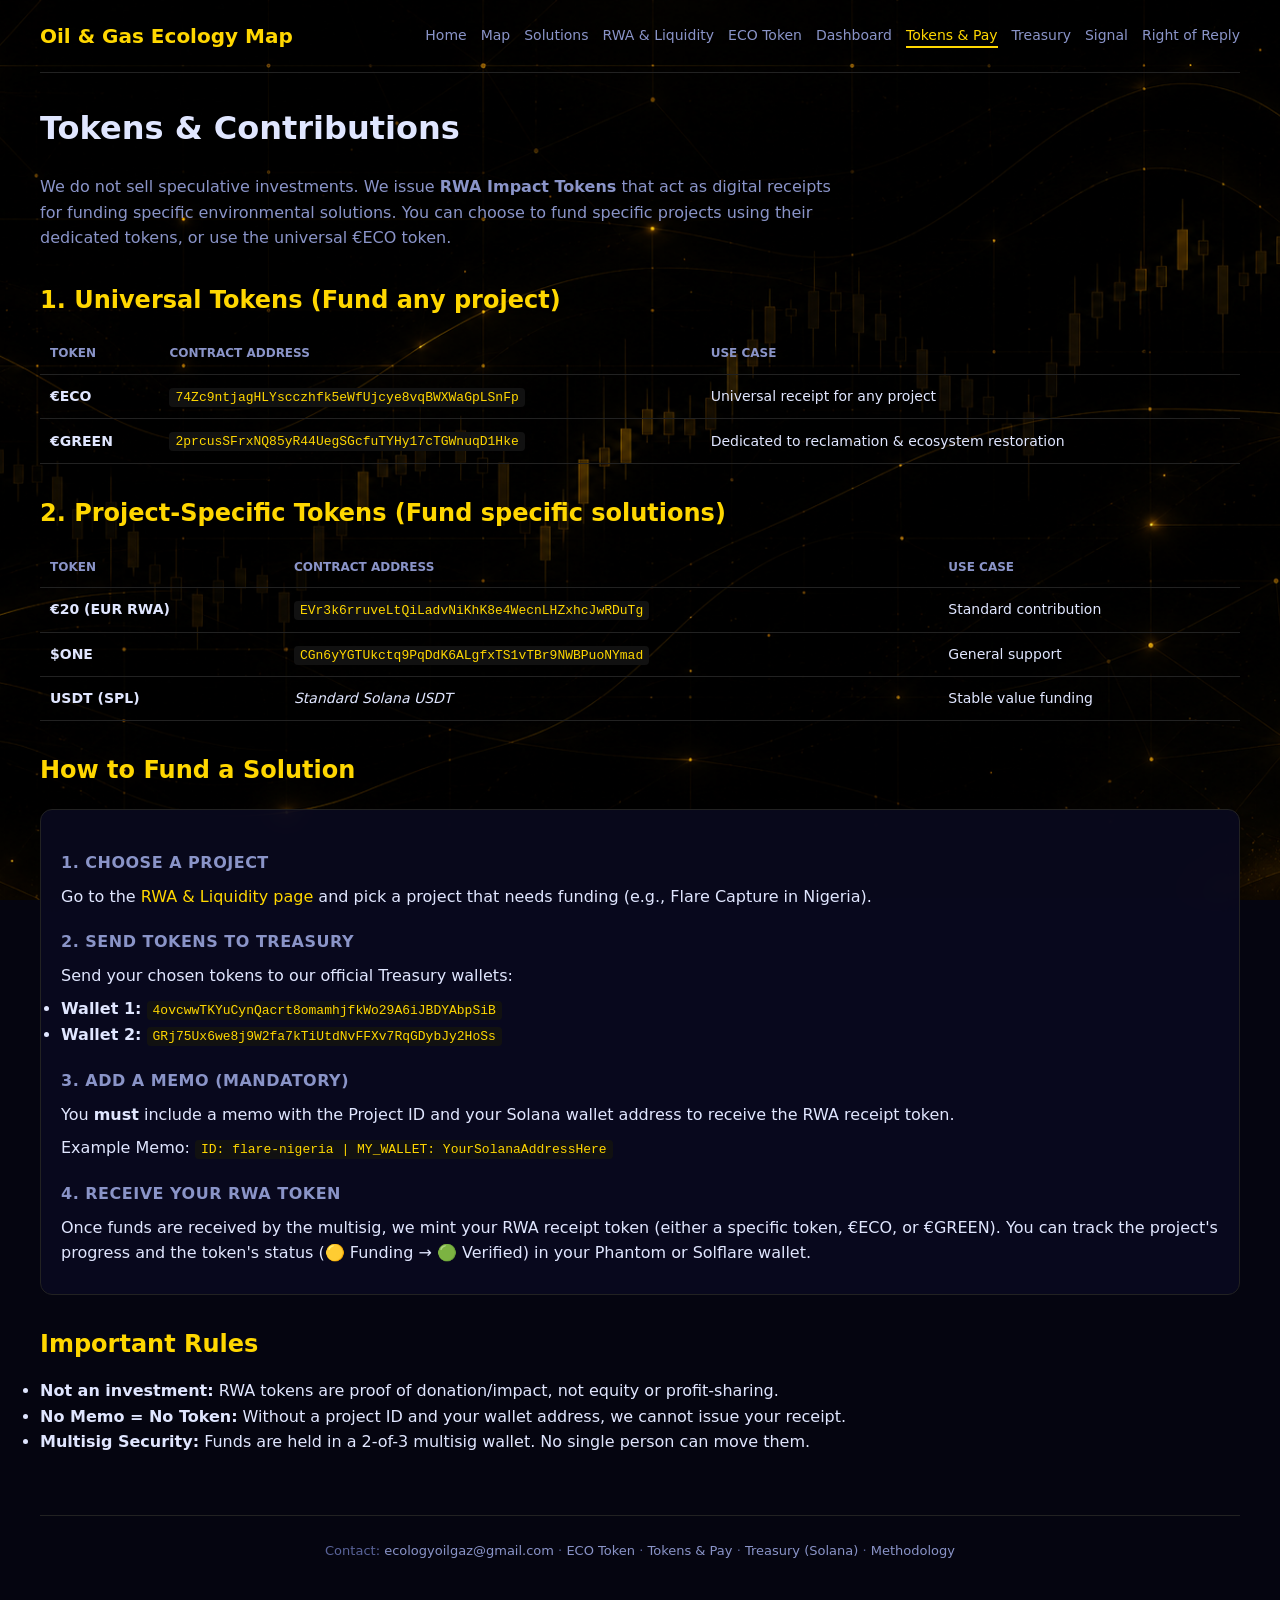
<file: tokens.html>
<!DOCTYPE html>
<html lang="en">
<head><meta charset="UTF-8"><meta name="viewport" content="width=device-width,initial-scale=1">
<title>Tokens & Contributions — Oil & Gas Ecology Map</title><link rel="stylesheet" href="style.css"></head>
<body>
<header>
  <div class="logo">Oil & Gas Ecology Map</div>
  <nav>
    <a href="index.html">Home</a>
    <a href="map.html">Map</a>
    <a href="solutions.html">Solutions</a>
    <a href="rwa.html">RWA & Liquidity</a>
    <a href="eco-token.html">ECO Token</a>
    <a href="dashboard.html">Dashboard</a>
    <a href="tokens.html" class="active">Tokens & Pay</a>
    <a href="treasury.html">Treasury</a>
    <a href="signal.html">Signal</a>
    <a href="response.html">Right of Reply</a>
  </nav>
</header>
<main>
<h1>Tokens & Contributions</h1>
<p style="color:var(--muted);max-width:800px;">
  We do not sell speculative investments. We issue <strong>RWA Impact Tokens</strong> that act as digital receipts for funding specific environmental solutions. You can choose to fund specific projects using their dedicated tokens, or use the universal €ECO token.
</p>

<h2>1. Universal Tokens (Fund any project)</h2>
<table>
  <thead><tr><th>Token</th><th>Contract Address</th><th>Use Case</th></tr></thead>
  <tbody>
    <tr>
      <td><strong>€ECO</strong></td>
      <td><code>74Zc9ntjagHLYscczhfk5eWfUjcye8vqBWXWaGpLSnFp</code></td>
      <td>Universal receipt for any project</td>
    </tr>
    <tr>
      <td><strong>€GREEN</strong></td>
      <td><code>2prcusSFrxNQ85yR44UegSGcfuTYHy17cTGWnuqD1Hke</code></td>
      <td>Dedicated to reclamation & ecosystem restoration</td>
    </tr>
  </tbody>
</table>

<h2>2. Project-Specific Tokens (Fund specific solutions)</h2>
<table>
  <thead><tr><th>Token</th><th>Contract Address</th><th>Use Case</th></tr></thead>
  <tbody>
    <tr><td><strong>€20 (EUR RWA)</strong></td><td><code>EVr3k6rruveLtQiLadvNiKhK8e4WecnLHZxhcJwRDuTg</code></td><td>Standard contribution</td></tr>
    <tr><td><strong>$ONE</strong></td><td><code>CGn6yYGTUkctq9PqDdK6ALgfxTS1vTBr9NWBPuoNYmad</code></td><td>General support</td></tr>
    <tr><td><strong>USDT (SPL)</strong></td><td><em>Standard Solana USDT</em></td><td>Stable value funding</td></tr>
  </tbody>
</table>

<h2>How to Fund a Solution</h2>
<div class="detail-block">
  <h3>1. Choose a Project</h3>
  <p>Go to the <a href="rwa.html">RWA & Liquidity page</a> and pick a project that needs funding (e.g., Flare Capture in Nigeria).</p>
  
  <h3>2. Send Tokens to Treasury</h3>
  <p>Send your chosen tokens to our official Treasury wallets:</p>
  <ul>
    <li><strong>Wallet 1:</strong> <code>4ovcwwTKYuCynQacrt8omamhjfkWo29A6iJBDYAbpSiB</code></li>
    <li><strong>Wallet 2:</strong> <code>GRj75Ux6we8j9W2fa7kTiUtdNvFFXv7RqGDybJy2HoSs</code></li>
  </ul>

  <h3>3. Add a Memo (Mandatory)</h3>
  <p>You <strong>must</strong> include a memo with the Project ID and your Solana wallet address to receive the RWA receipt token.</p>
  <p>Example Memo: <code>ID: flare-nigeria | MY_WALLET: YourSolanaAddressHere</code></p>

  <h3>4. Receive Your RWA Token</h3>
  <p>Once funds are received by the multisig, we mint your RWA receipt token (either a specific token, €ECO, or €GREEN). You can track the project's progress and the token's status (🟡 Funding → 🟢 Verified) in your Phantom or Solflare wallet.</p>
</div>

<h2>Important Rules</h2>
<ul>
  <li><strong>Not an investment:</strong> RWA tokens are proof of donation/impact, not equity or profit-sharing.</li>
  <li><strong>No Memo = No Token:</strong> Without a project ID and your wallet address, we cannot issue your receipt.</li>
  <li><strong>Multisig Security:</strong> Funds are held in a 2-of-3 multisig wallet. No single person can move them.</li>
</ul>
</main>
<footer>
  <p>Contact: <a href="mailto:ecologyoilgaz@gmail.com">ecologyoilgaz@gmail.com</a> ·
    <a href="eco-token.html">ECO Token</a> ·
    <a href="tokens.html">Tokens & Pay</a> ·
    <a href="treasury.html">Treasury (Solana)</a> ·
    <a href="methodology.html">Methodology</a>
  </p>
</footer>
</body>
</html>
</file>
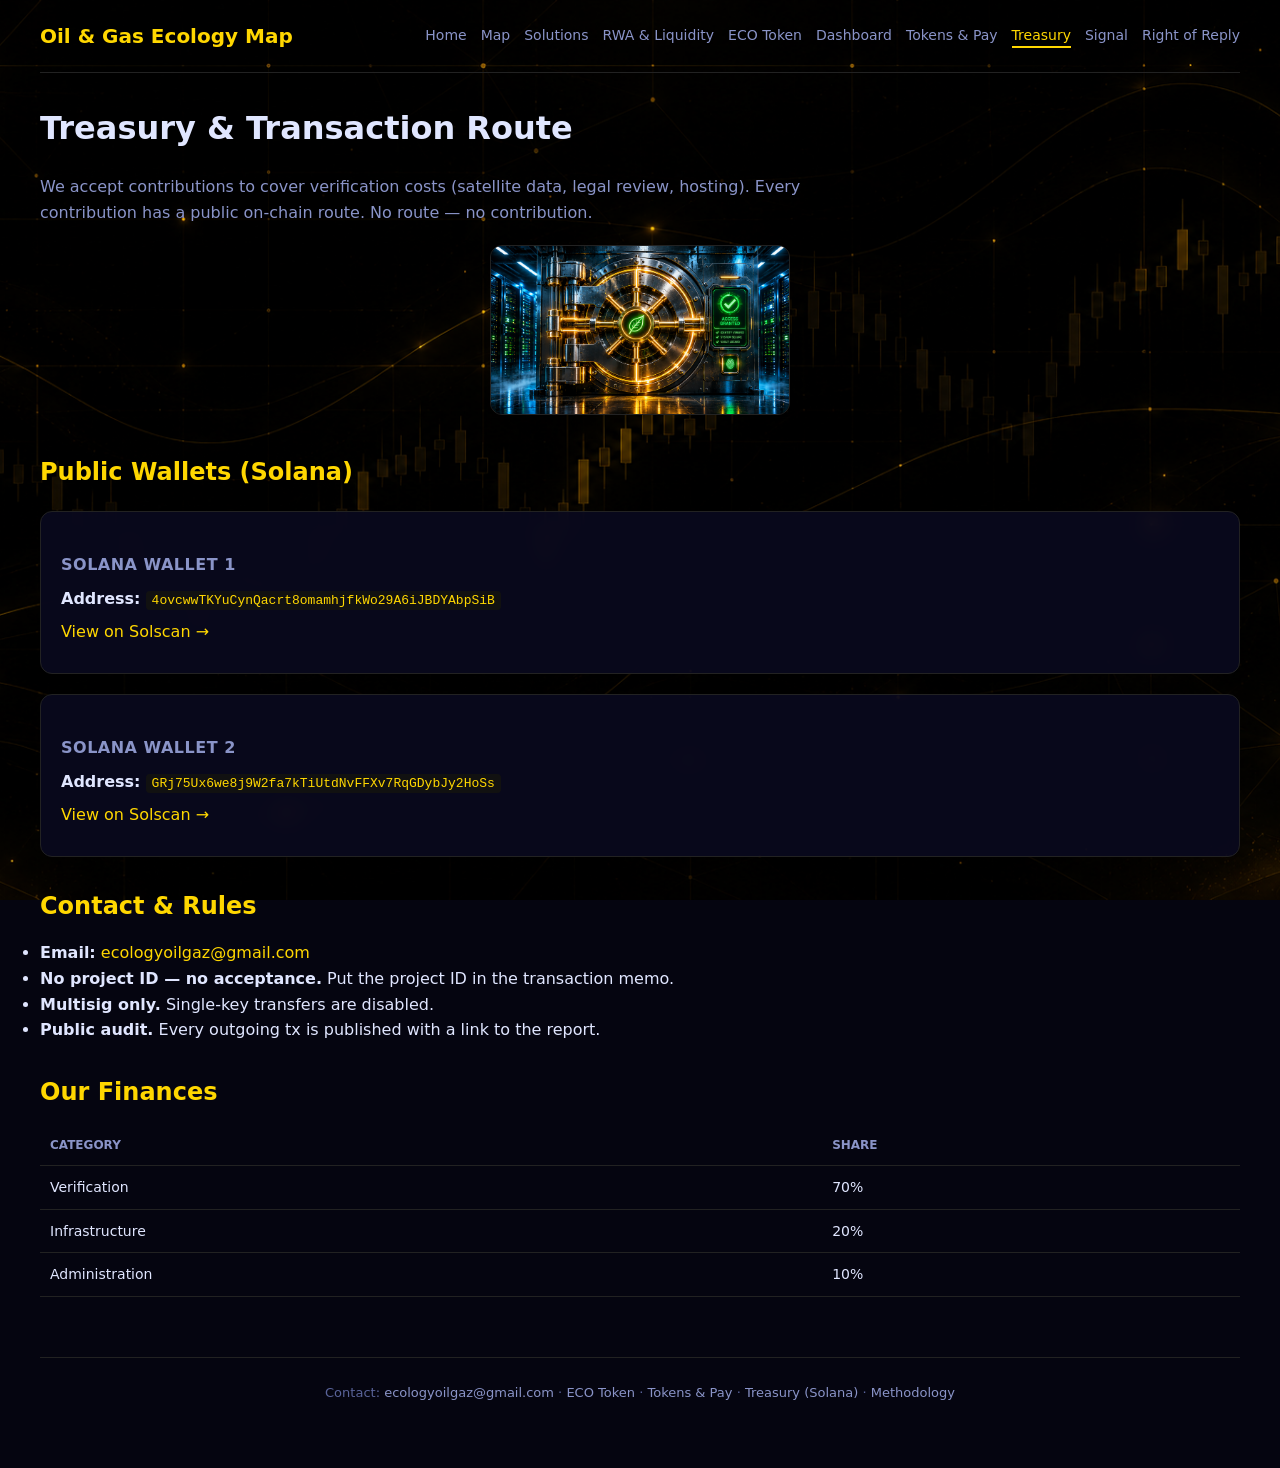
<file: treasury.html>
<!DOCTYPE html>
<html lang="en">
<head><meta charset="UTF-8"><meta name="viewport" content="width=device-width,initial-scale=1">
<title>Treasury — Oil & Gas Ecology Map</title><link rel="stylesheet" href="style.css"></head>
<body>
<header>
  <div class="logo">Oil & Gas Ecology Map</div>
  <nav>
    <a href="index.html">Home</a>
    <a href="map.html">Map</a>
    <a href="solutions.html">Solutions</a>
    <a href="rwa.html">RWA & Liquidity</a>
    <a href="eco-token.html">ECO Token</a>
    <a href="dashboard.html">Dashboard</a>
    <a href="tokens.html">Tokens & Pay</a>
    <a href="treasury.html" class="active">Treasury</a>
    <a href="signal.html">Signal</a>
    <a href="response.html">Right of Reply</a>
  </nav>
</header>
<main>
<h1>Treasury & Transaction Route</h1>
<p style="color:var(--muted);max-width:800px;">We accept contributions to cover verification costs (satellite data, legal review, hosting). Every contribution has a public on-chain route. No route — no contribution.</p>

<div style="text-align:center; margin:20px 0;">
  <img src="treasury-vault.png" alt="Treasury Vault" style="max-width:300px; border-radius:12px; border:1px solid var(--border);">
</div>

<h2>Public Wallets (Solana)</h2>
<div class="detail-block">
  <h3>Solana Wallet 1</h3>
  <p><strong>Address:</strong> <code>4ovcwwTKYuCynQacrt8omamhjfkWo29A6iJBDYAbpSiB</code></p>
  <p><a href="https://solscan.io/account/4ovcwwTKYuCynQacrt8omamhjfkWo29A6iJBDYAbpSiB" target="_blank">View on Solscan →</a></p>
</div>
<div class="detail-block">
  <h3>Solana Wallet 2</h3>
  <p><strong>Address:</strong> <code>GRj75Ux6we8j9W2fa7kTiUtdNvFFXv7RqGDybJy2HoSs</code></p>
  <p><a href="https://solscan.io/account/GRj75Ux6we8j9W2fa7kTiUtdNvFFXv7RqGDybJy2HoSs" target="_blank">View on Solscan →</a></p>
</div>

<h2>Contact & Rules</h2>
<ul>
  <li><strong>Email:</strong> <a href="mailto:ecologyoilgaz@gmail.com">ecologyoilgaz@gmail.com</a></li>
  <li><strong>No project ID — no acceptance.</strong> Put the project ID in the transaction memo.</li>
  <li><strong>Multisig only.</strong> Single-key transfers are disabled.</li>
  <li><strong>Public audit.</strong> Every outgoing tx is published with a link to the report.</li>
</ul>

<h2>Our Finances</h2>
<table>
  <thead><tr><th>Category</th><th>Share</th></tr></thead>
  <tbody>
    <tr><td>Verification</td><td>70%</td></tr>
    <tr><td>Infrastructure</td><td>20%</td></tr>
    <tr><td>Administration</td><td>10%</td></tr>
  </tbody>
</table>
</main>
<footer>
  <p>Contact: <a href="mailto:ecologyoilgaz@gmail.com">ecologyoilgaz@gmail.com</a> ·
    <a href="eco-token.html">ECO Token</a> ·
    <a href="tokens.html">Tokens & Pay</a> ·
    <a href="treasury.html">Treasury (Solana)</a> ·
    <a href="methodology.html">Methodology</a>
  </p>
</footer>
</body>
</html>
</file>
<file: style.css>
:root{--bg:#050510;--text:#E0E6FF;--red:#FF4D4D;--green:#4DFF88;--gold:#FFD700;--muted:#8A94C8;--card:rgba(10, 10, 32, 0.85);--border:#222;}
*{margin:0;padding:0;box-sizing:border-box;}
body{font-family:system-ui,-apple-system,sans-serif;background:var(--bg);color:var(--text);line-height:1.6;padding:0 20px 40px;background-image:url('pattern-bg.png');background-size:cover;background-attachment:fixed;background-position:center;}
a{color:var(--gold);text-decoration:none;}
a:hover{text-decoration:underline;}
header{display:flex;justify-content:space-between;align-items:center;padding:20px 0;border-bottom:1px solid var(--border);margin-bottom:30px;flex-wrap:wrap;gap:10px;max-width:1200px;margin-left:auto;margin-right:auto;position:relative;z-index:10;}
.logo{font-weight:700;font-size:20px;color:var(--gold);}
nav{display:flex;gap:14px;flex-wrap:wrap;}
nav a{color:var(--muted);font-size:14px;}
nav a:hover{color:var(--gold);}
nav a.active{color:var(--gold);border-bottom:2px solid var(--gold);}
main{max-width:1200px;margin:0 auto;position:relative;z-index:10;}

/* Обновленный Hero с фоновым изображением */
.hero{text-align:center;padding:80px 20px;margin-bottom:30px;border-radius:20px;background-image:linear-gradient(rgba(5,5,16,0.7), rgba(5,5,16,0.9)), url('hero-bg.png');background-size:cover;background-position:center;border:1px solid var(--border);box-shadow:0 0 30px rgba(0,0,0,0.5);}
.hero h1{font-size:42px;margin-bottom:15px;text-shadow:0 2px 10px rgba(0,0,0,0.8);}
.hero .red{color:var(--red);}.hero .green{color:var(--green);}
.hero p{color:#C0C8F0;max-width:750px;margin:0 auto;font-size:18px;text-shadow:0 1px 5px rgba(0,0,0,0.8);}

/* Обновленная статистика с иконкой */
.stats{display:grid;grid-template-columns:repeat(4,1fr);gap:16px;margin:30px 0;}
.stat{background:var(--card);backdrop-filter:blur(10px);border:1px solid var(--border);border-radius:12px;padding:18px;text-align:center;position:relative;overflow:hidden;}
.stat .num{display:block;font-size:26px;font-weight:700;color:var(--gold);position:relative;z-index:2;}
.stat .label{font-size:12px;color:var(--muted);position:relative;z-index:2;}
.stat.loss-icon::before{content:'';position:absolute;top:50%;left:50%;transform:translate(-50%, -50%);width:80px;height:80px;background-image:url('icon-loss.png');background-size:contain;background-repeat:no-repeat;opacity:0.15;z-index:1;}

.grid{display:grid;grid-template-columns:repeat(auto-fill,minmax(280px,1fr));gap:16px;margin:20px 0;}
.card{background:var(--card);backdrop-filter:blur(10px);border-radius:12px;padding:18px;color:var(--text);border:1px solid var(--border);transition:.2s;}
.card:hover{border-color:var(--gold);transform:translateY(-3px);box-shadow:0 5px 15px rgba(255,215,0,0.1);}
.card.red{border-left:4px solid var(--red);}
.card.green{border-left:4px solid var(--green);}
.card.gray{border-left:4px solid var(--muted);}
.card-title{font-weight:600;margin-bottom:6px;font-size:15px;}
.card-meta{font-size:12px;color:var(--muted);}
.card-country{font-size:11px;text-transform:uppercase;color:#5A649A;margin-top:8px;}

/* Остальные стили */
.filters{display:flex;gap:10px;flex-wrap:wrap;margin:20px 0;align-items:center;}
.filters select,.filters input{background:var(--card);border:1px solid var(--border);color:var(--text);padding:8px 12px;border-radius:8px;font-size:14px;}
.filters select:focus,.filters input:focus{outline:none;border-color:var(--gold);}
h1{font-size:32px;margin:20px 0;}
h2{font-size:24px;margin:30px 0 15px;color:var(--gold);}
h3{font-size:16px;margin:20px 0 8px;color:var(--muted);text-transform:uppercase;letter-spacing:.5px;}
.detail-block{background:var(--card);backdrop-filter:blur(10px);border:1px solid var(--border);border-radius:12px;padding:20px;margin:20px 0;}
.detail-block p{margin:8px 0;}
.status-badge{display:inline-block;padding:6px 14px;border-radius:20px;font-size:13px;font-weight:600;margin:10px 0;}
.status-badge.red{background:rgba(255,77,77,.15);color:var(--red);border:1px solid var(--red);}
.status-badge.green{background:rgba(77,255,136,.15);color:var(--green);border:1px solid var(--green);}
.status-badge.gray{background:rgba(138,148,200,.15);color:var(--muted);border:1px solid var(--muted);}
table{width:100%;border-collapse:collapse;margin:15px 0;font-size:14px;}
th,td{padding:10px;text-align:left;border-bottom:1px solid var(--border);}
th{color:var(--muted);font-size:12px;text-transform:uppercase;}
footer{margin-top:60px;padding:25px 0;border-top:1px solid var(--border);font-size:13px;color:#5A649A;text-align:center;max-width:1200px;margin-left:auto;margin-right:auto;}
footer a{color:var(--muted);}

/* Обновленная карта */
#map{height:70vh;border-radius:12px;border:1px solid var(--border);background-image:url('map-bg.png');background-size:cover;background-position:center;}
.legend{display:flex;gap:20px;margin:15px 0;font-size:13px;color:var(--muted);flex-wrap:wrap;}
.legend span{display:flex;align-items:center;gap:6px;}
.dot{width:12px;height:12px;border-radius:50%;display:inline-block;}
.dot.red{background:var(--red);}.dot.green{background:var(--green);}.dot.gray{background:var(--muted);}
.pagination{display:flex;gap:8px;justify-content:center;margin:30px 0;flex-wrap:wrap;}
.pagination button{background:var(--card);border:1px solid var(--border);color:var(--text);padding:8px 14px;border-radius:8px;cursor:pointer;}
.pagination button:hover{border-color:var(--gold);}
.pagination button.active{background:var(--gold);color:var(--bg);font-weight:600;}
.btn-primary{display:inline-block;background:var(--gold);color:var(--bg);padding:10px 22px;border-radius:8px;font-weight:700;margin-top:10px;transition:.2s;}
.btn-primary:hover{opacity:.9;transform:scale(1.02);}
code{background:#111;padding:2px 6px;border-radius:4px;font-size:13px;color:var(--gold);word-break:break-all;}

/* Стили для картинок */
.img-hero{width:100%;max-width:400px;border-radius:16px;box-shadow:0 0 30px rgba(255,215,0,0.15);margin:20px auto;display:block;}
.img-solution{width:100%;border-radius:12px;margin:15px 0;border:1px solid var(--border);}

@media(max-width:768px){.stats{grid-template-columns:1fr 1fr;}.hero h1{font-size:28px;}header{flex-direction:column;align-items:flex-start;}}
@media(max-width:480px){.stats{grid-template-columns:1fr;}}
#live-counters{display:grid;grid-template-columns:repeat(auto-fit,minmax(200px,1fr));gap:16px;margin:30px 0;}
.counter-card{background:var(--card);border:1px solid var(--border);border-radius:16px;padding:22px 18px;text-align:center;}
.counter-card .counter-val{display:block;font-size:24px;font-weight:700;color:var(--gold);margin-bottom:8px;}
.counter-card .counter-lbl{font-size:12px;color:var(--muted);text-transform:uppercase;}
.counter-note{grid-column:1/-1;font-size:11px;color:var(--muted);text-align:center;opacity:0.7;}
</file>
